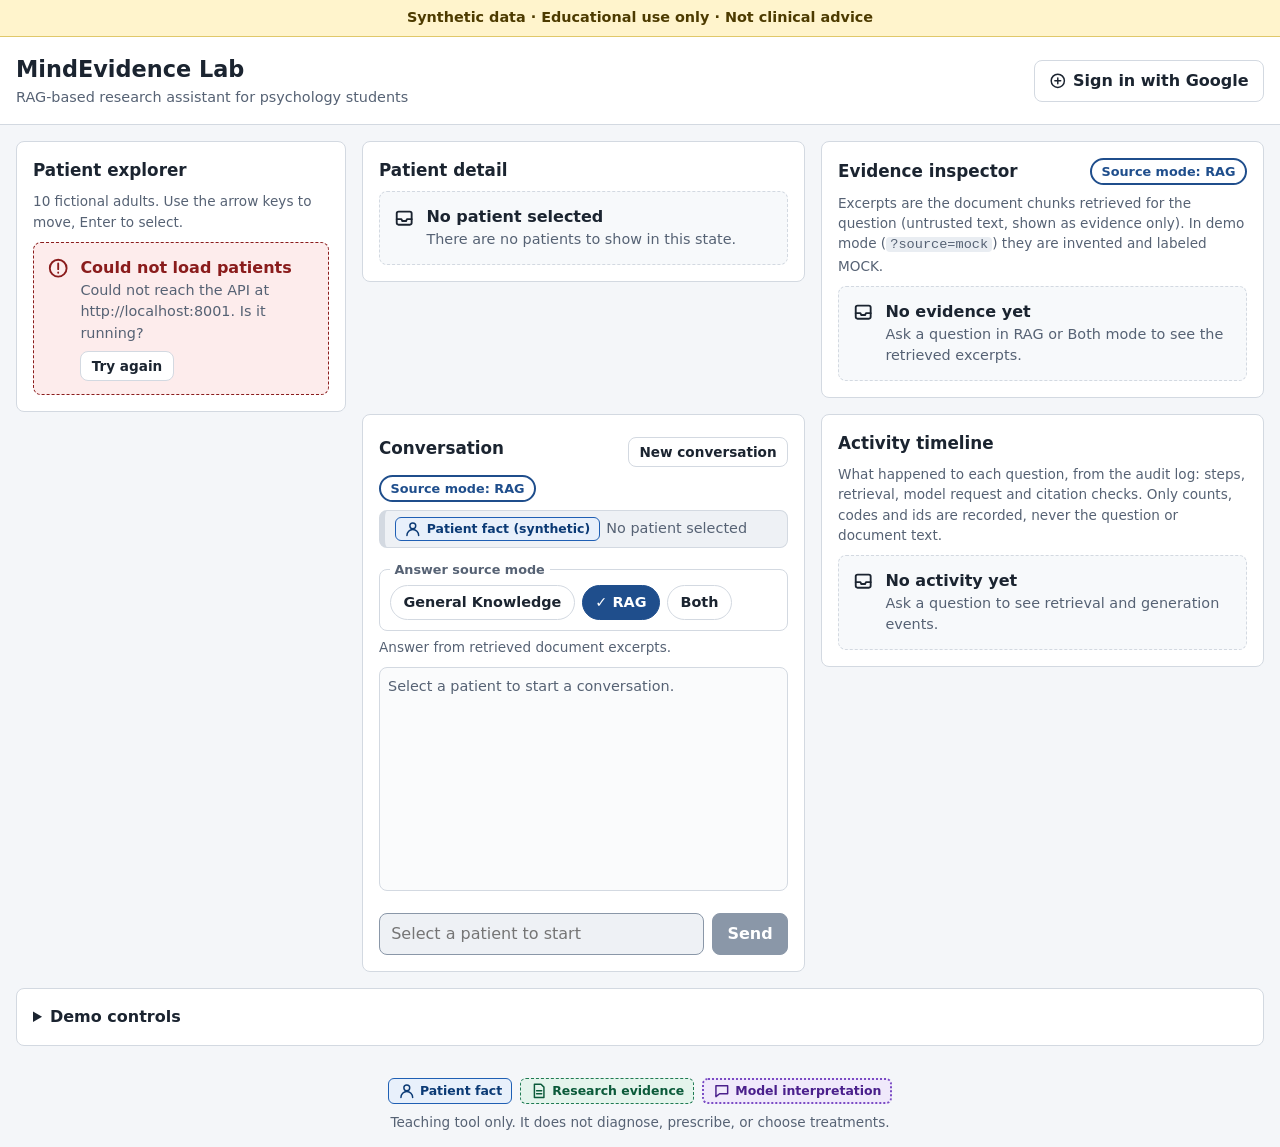
<file: Addiction/frontend/index.html>
<!doctype html>
<html lang="en">
<head>
  <meta charset="utf-8">
  <meta name="viewport" content="width=device-width, initial-scale=1">
  <title>MindEvidence Lab</title>
  <meta name="description" content="Educational research workspace for addiction-treatment studies. Synthetic data only.">
  <link rel="stylesheet" href="css/styles.css">
  <script type="module" src="js/main.js"></script>
</head>
<body>
  <a class="skip-link" href="#main">Skip to main content</a>

  <div class="banner" role="note">Synthetic data · Educational use only · Not clinical advice</div>

  <header class="app-header">
    <div class="brand">
      <h1>MindEvidence Lab</h1>
      <p>RAG-based research assistant for psychology students</p>
    </div>
    <div class="auth-area" id="auth-area">
      <p id="auth-user" class="auth-user" hidden></p>
      <!-- A plain link: sign-in must be a top-level page navigation to the API, not a fetch call. href is set in main.js. -->
      <a id="signin-button" class="btn btn-google" href="#" hidden>
        <svg class="icon" viewBox="0 0 24 24" aria-hidden="true" focusable="false"><circle cx="12" cy="12" r="9"/><path d="M12 8v8M8 12h8"/></svg>
        Sign in with Google
      </a>
      <a id="admin-link" class="btn" href="admin.html" hidden>Admin</a>
      <button type="button" id="signout-button" class="btn" hidden>Sign out</button>
    </div>
  </header>
  <p id="auth-message" class="auth-message" role="status" hidden></p>

  <main id="main" class="workspace">
    <section id="panel-patients" class="panel panel-patients" aria-labelledby="h-patients">
      <h2 id="h-patients">Patient explorer</h2>
      <p class="panel-hint">10 fictional adults. Use the arrow keys to move, Enter to select.</p>
      <div id="patients-body"></div>
    </section>

    <section id="panel-detail" class="panel panel-detail" aria-labelledby="h-detail" aria-live="polite">
      <h2 id="h-detail">Patient detail</h2>
      <div id="detail-body"></div>
    </section>

    <section id="panel-chat" class="panel panel-chat" aria-labelledby="h-chat">
      <div class="panel-head">
        <h2 id="h-chat">Conversation</h2>
        <button type="button" id="new-conversation" class="btn btn-small">New conversation</button>
        <span class="mode-pill" data-mode-pill></span>
      </div>
      <p id="chat-context" class="chat-context"></p>

      <fieldset class="mode-group">
        <legend>Answer source mode</legend>
        <label class="mode-option"><input type="radio" name="source-mode" value="gk"><span>General Knowledge</span></label>
        <label class="mode-option"><input type="radio" name="source-mode" value="rag" checked><span>RAG</span></label>
        <label class="mode-option"><input type="radio" name="source-mode" value="both"><span>Both</span></label>
      </fieldset>
      <p id="mode-description" class="panel-hint"></p>

      <div id="chat-log" class="chat-log" role="log" aria-live="polite" aria-relevant="additions" aria-label="Conversation messages" tabindex="0"></div>
      <p id="chat-status" class="chat-status" role="status"></p>

      <form id="chat-form" class="chat-form" autocomplete="off">
        <label for="chat-input" class="visually-hidden">Your question</label>
        <input id="chat-input" type="text" maxlength="1000" placeholder="Select a patient to start" disabled>
        <button id="chat-send" type="submit" class="btn btn-primary" disabled>Send</button>
      </form>
    </section>

    <section id="panel-evidence" class="panel panel-evidence" aria-labelledby="h-evidence">
      <div class="panel-head">
        <h2 id="h-evidence">Evidence inspector</h2>
        <span class="mode-pill" data-mode-pill></span>
      </div>
      <p class="panel-hint">Excerpts are the document chunks retrieved for the question (untrusted text, shown as evidence only). In demo mode (<code>?source=mock</code>) they are invented and labeled MOCK.</p>
      <div id="evidence-body"></div>
    </section>

    <section id="panel-timeline" class="panel panel-timeline" aria-labelledby="h-timeline">
      <div class="panel-head">
        <h2 id="h-timeline">Activity timeline</h2>
        <button type="button" id="timeline-refresh" class="btn btn-small" hidden>Refresh</button>
      </div>
      <p class="panel-hint">What happened to each question, from the audit log: steps, retrieval, model request and citation checks. Only counts, codes and ids are recorded, never the question or document text.</p>
      <div id="timeline-body"></div>
    </section>

    <aside class="panel panel-demo" aria-labelledby="h-demo">
      <details>
        <summary id="h-demo">Demo controls</summary>
        <div class="demo-row">
          <label for="demo-state">Show UI state</label>
          <select id="demo-state">
            <option value="ready">ready (normal)</option>
            <option value="loading">loading</option>
            <option value="empty">empty</option>
            <option value="error">error</option>
            <option value="no-evidence">no-evidence</option>
          </select>
          <button type="button" id="demo-reset" class="btn btn-small">Reset</button>
        </div>
        <p class="panel-hint">Also available as the URL parameter <code>?state=</code>.</p>
      </details>
    </aside>
  </main>

  <footer class="app-footer">
    <div class="legend" aria-label="Content type legend">
      <span class="badge prov-fact">Patient fact</span>
      <span class="badge prov-evidence">Research evidence</span>
      <span class="badge prov-interpretation">Model interpretation</span>
    </div>
    <p>Teaching tool only. It does not diagnose, prescribe, or choose treatments.</p>
  </footer>
</body>
</html>
</file>
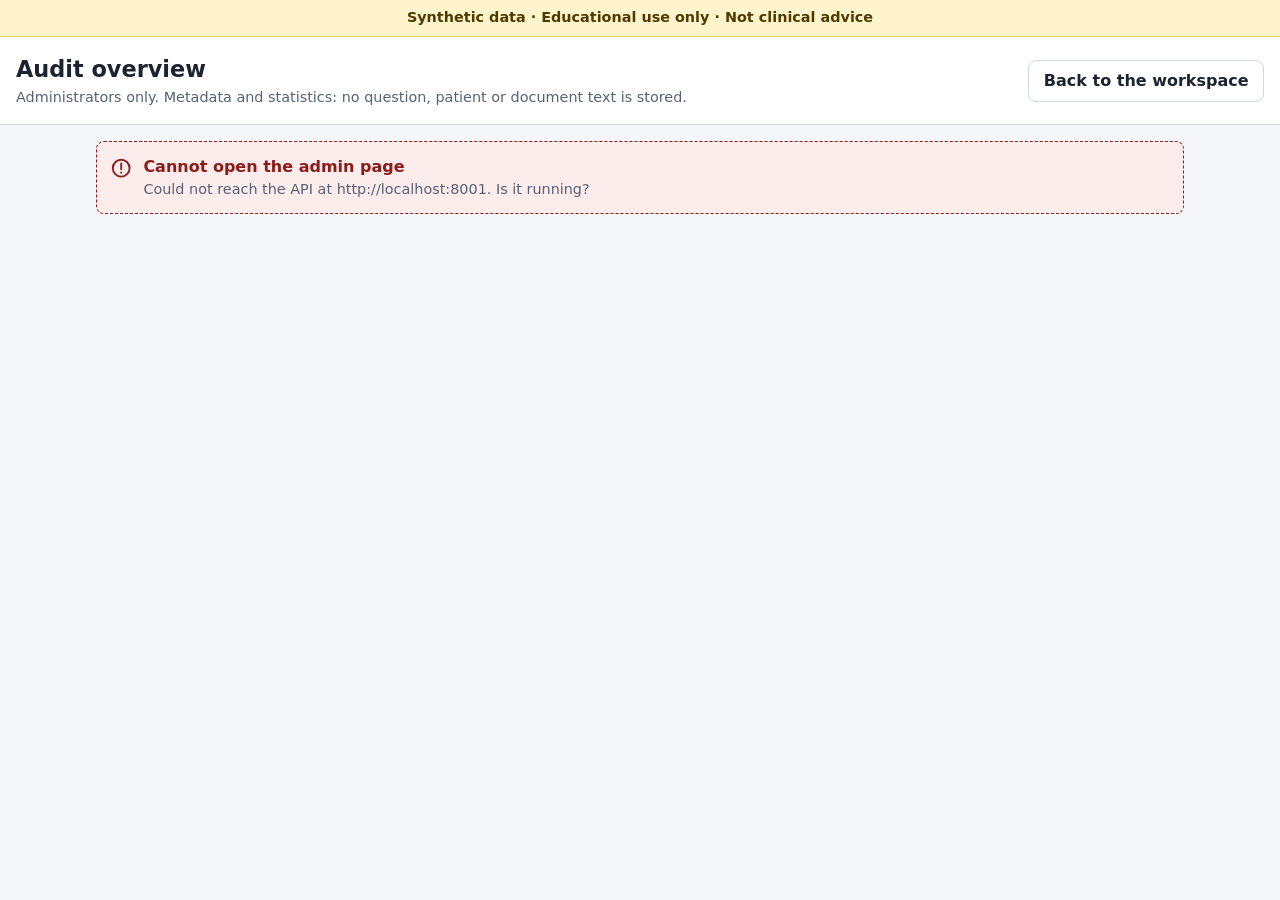
<file: Addiction/frontend/admin.html>
<!doctype html>
<html lang="en">
<head>
  <meta charset="utf-8">
  <meta name="viewport" content="width=device-width, initial-scale=1">
  <title>MindEvidence Lab · Admin</title>
  <meta name="description" content="Administrator view of the audit log: metadata and statistics only.">
  <link rel="stylesheet" href="css/styles.css">
  <script type="module" src="js/admin.js"></script>
</head>
<body>
  <a class="skip-link" href="#admin-main">Skip to main content</a>
  <div class="banner" role="note">Synthetic data · Educational use only · Not clinical advice</div>

  <header class="app-header">
    <div class="brand">
      <h1>Audit overview</h1>
      <p>Administrators only. Metadata and statistics: no question, patient or document text is stored.</p>
    </div>
    <div class="auth-area"><a class="btn" href="index.html">Back to the workspace</a></div>
  </header>

  <main id="admin-main" class="admin-page">
    <div id="admin-status" role="status"></div>

    <section id="admin-summary-section" aria-labelledby="h-summary" hidden>
      <div class="panel-head">
        <h2 id="h-summary">Summary</h2>
        <button type="button" id="admin-refresh" class="btn btn-small">Refresh</button>
      </div>
      <div class="admin-filters">
        <label>From (date)<input type="date" id="sum-from"></label>
        <label>To (date, inclusive)<input type="date" id="sum-to"></label>
        <button type="button" id="sum-apply" class="btn btn-small">Apply</button>
      </div>
      <div id="admin-cards" class="admin-cards"></div>
      <h3>Events per day</h3>
      <div id="admin-days" class="admin-table-wrap"></div>
    </section>

    <section id="admin-events-section" aria-labelledby="h-events" hidden>
      <h2 id="h-events">Events</h2>
      <form id="event-filters" class="admin-filters">
        <label>Event type<select id="f-type"><option value="">any</option></select></label>
        <label>Outcome
          <select id="f-outcome"><option value="">any</option><option>ok</option><option>error</option><option>denied</option><option>skipped</option></select>
        </label>
        <label>User id<input id="f-user" size="36" placeholder="uuid" autocomplete="off"></label>
        <label>From (date)<input type="date" id="f-from"></label>
        <label>To (date, inclusive)<input type="date" id="f-to"></label>
        <button type="submit" class="btn btn-small">Filter</button>
      </form>
      <div id="admin-events" class="admin-table-wrap"></div>
      <div class="admin-pager">
        <button type="button" id="page-prev" class="btn btn-small">Previous</button>
        <span id="page-info"></span>
        <button type="button" id="page-next" class="btn btn-small">Next</button>
      </div>
    </section>
  </main>
</body>
</html>
</file>
<file: Addiction/frontend/css/styles.css>
/* MindEvidence Lab: restrained research-workspace styles. */

:root {
  --bg: #f4f6f9;
  --surface: #ffffff;
  --text: #1b2430;
  --muted: #566274;
  --border: #d3d9e1;
  --accent: #1f4e8c;
  --accent-text: #ffffff;
  --focus: #b45309;
  --radius: 8px;

  --fact-bg: #e8f0fb;
  --fact-fg: #0b3a75;
  --fact-line: #1f5fb4;
  --evidence-bg: #e4f4ec;
  --evidence-fg: #0b5a3a;
  --evidence-line: #1e7a52;
  --interp-bg: #f0e9fb;
  --interp-fg: #4a1f8c;
  --interp-line: #7a4cc4;

  --warn-bg: #fff4cc;
  --warn-fg: #4d3b00;
  --error-bg: #fdecec;
  --error-fg: #8a1c1c;

  --font: system-ui, -apple-system, "Segoe UI", Roboto, "Helvetica Neue", Arial, sans-serif;
}

* { box-sizing: border-box; }

html { font-size: 100%; }

body {
  margin: 0;
  font-family: var(--font);
  line-height: 1.5;
  color: var(--text);
  background: var(--bg);
}

h1, h2, h3, h4, p { margin: 0; }
h1 { font-size: 1.4rem; }
h2 { font-size: 1.05rem; }
h3 { font-size: 1rem; }
h4 { font-size: 0.85rem; text-transform: uppercase; letter-spacing: 0.04em; color: var(--muted); margin-bottom: 0.25rem; }
code { background: #e9edf2; padding: 0 0.3em; border-radius: 4px; }

:focus-visible {
  outline: 3px solid var(--focus);
  outline-offset: 2px;
}

.visually-hidden {
  position: absolute !important;
  width: 1px; height: 1px;
  overflow: hidden;
  clip: rect(0 0 0 0);
  white-space: nowrap;
}

.skip-link {
  position: absolute;
  left: 0.5rem;
  top: -4rem;
  z-index: 100;
  padding: 0.5rem 0.9rem;
  background: var(--accent);
  color: var(--accent-text);
  border-radius: var(--radius);
}
.skip-link:focus { top: 0.5rem; }

/* Persistent banner */
.banner {
  position: sticky;
  top: 0;
  z-index: 50;
  padding: 0.45rem 1rem;
  text-align: center;
  font-weight: 600;
  font-size: 0.9rem;
  background: var(--warn-bg);
  color: var(--warn-fg);
  border-bottom: 1px solid #e0c86a;
}

.mock-source-label {
  position: sticky;
  top: 2.2rem;
  z-index: 49;
  margin: 0;
  padding: 0.35rem 1rem;
  text-align: center;
  font-weight: 700;
  font-size: 0.85rem;
  background: var(--error-bg);
  color: var(--error-fg);
  border-bottom: 2px solid var(--error-fg);
}

.app-header {
  display: flex;
  flex-wrap: wrap;
  align-items: center;
  justify-content: space-between;
  gap: 0.75rem;
  padding: 1rem;
  background: var(--surface);
  border-bottom: 1px solid var(--border);
}
.brand p { color: var(--muted); font-size: 0.9rem; }

.auth-area { display: flex; flex-wrap: wrap; align-items: center; gap: 0.6rem; }
.auth-user { font-weight: 600; }
.auth-message {
  margin: 0;
  padding: 0.5rem 1rem;
  text-align: center;
  font-weight: 600;
  background: var(--warn-bg);
  color: var(--warn-fg);
  border-bottom: 1px solid var(--border);
}
.btn[hidden], .auth-user[hidden], .auth-message[hidden] { display: none; }

/* Buttons */
.btn {
  display: inline-flex;
  align-items: center;
  gap: 0.4rem;
  padding: 0.5rem 0.9rem;
  font: inherit;
  font-weight: 600;
  color: var(--text);
  background: var(--surface);
  border: 1px solid var(--border);
  border-radius: var(--radius);
  cursor: pointer;
}
.btn:hover { background: #eef1f5; }
.btn-primary { background: var(--accent); color: var(--accent-text); border-color: var(--accent); }
.btn-primary:hover { background: #173b6b; }
.btn-primary:disabled { background: #8a97a8; border-color: #8a97a8; cursor: not-allowed; }
.btn-small { padding: 0.25rem 0.65rem; font-size: 0.85rem; margin-top: 0.4rem; }
a.btn { text-decoration: none; }

.icon { width: 1.1rem; height: 1.1rem; flex: none; fill: none; stroke: currentColor; stroke-width: 2; stroke-linecap: round; stroke-linejoin: round; }

/* Workspace grid */
.workspace {
  display: grid;
  gap: 1rem;
  padding: 1rem;
  max-width: 1600px;
  margin: 0 auto;
  grid-template-columns: minmax(0, 1fr);
  grid-template-areas: "patients" "detail" "chat" "evidence" "timeline" "demo";
}
.panel-patients { grid-area: patients; }
.panel-detail { grid-area: detail; }
.panel-chat { grid-area: chat; }
.panel-evidence { grid-area: evidence; }
.panel-timeline { grid-area: timeline; }
.panel-demo { grid-area: demo; }

@media (min-width: 760px) {
  .workspace {
    grid-template-columns: minmax(0, 1fr) minmax(0, 1fr);
    grid-template-areas: "patients detail" "chat evidence" "timeline demo";
  }
}
@media (min-width: 1180px) {
  .workspace {
    grid-template-columns: 330px minmax(0, 1fr) minmax(0, 1fr);
    grid-template-areas: "patients detail evidence" "patients chat timeline" "demo demo demo";
    align-items: start;
  }
}

.panel {
  background: var(--surface);
  border: 1px solid var(--border);
  border-radius: var(--radius);
  padding: 1rem;
  min-width: 0;
}
.panel > h2, .panel-head { margin-bottom: 0.5rem; }
.panel-head { display: flex; align-items: center; justify-content: space-between; gap: 0.5rem; flex-wrap: wrap; }
.panel-hint { color: var(--muted); font-size: 0.85rem; margin-bottom: 0.6rem; }

/* Chips, pills, badges */
.chip {
  display: inline-block;
  padding: 0.05rem 0.5rem;
  font-size: 0.75rem;
  font-weight: 600;
  border: 1px solid var(--border);
  border-radius: 999px;
  background: #eef1f5;
  color: #2d3a4b;
}
.chip-mock { background: #fff4cc; color: var(--warn-fg); border-color: #e0c86a; }
.chip-warn { background: #fff4cc; color: var(--warn-fg); border-color: #b58900; font-weight: 700; }

.mode-pill {
  display: inline-block;
  padding: 0.1rem 0.6rem;
  font-size: 0.8rem;
  font-weight: 700;
  border-radius: 999px;
  border: 2px solid var(--accent);
  color: var(--accent);
  background: #fff;
}

.badge {
  display: inline-flex;
  align-items: center;
  gap: 0.3rem;
  padding: 0.1rem 0.55rem;
  font-size: 0.78rem;
  font-weight: 700;
  border-radius: 6px;
  border: 1px solid transparent;
}
.badge.prov-fact { background: var(--fact-bg); color: var(--fact-fg); border-color: var(--fact-line); }
.badge.prov-evidence { background: var(--evidence-bg); color: var(--evidence-fg); border-color: var(--evidence-line); border-style: dashed; }
.badge.prov-interpretation { background: var(--interp-bg); color: var(--interp-fg); border-color: var(--interp-line); border-style: dotted; border-width: 2px; }

/* Boxes with different color, border style and label per content type */
.prov-box { padding: 0.8rem; border-radius: var(--radius); border: 1px solid; border-left-width: 6px; }
.prov-fact-box { background: var(--fact-bg); border-color: var(--fact-line); border-left-style: solid; }
.prov-evidence-box { background: var(--evidence-bg); border-color: var(--evidence-line); border-left-style: dashed; }
.prov-interpretation-box { background: var(--interp-bg); border-color: var(--interp-line); border-left-style: dotted; }
.prov-fact-box, .prov-evidence-box, .prov-interpretation-box { color: var(--text); }

/* Patient list */
.patient-list { list-style: none; margin: 0; padding: 0; display: grid; gap: 0.5rem; max-height: 75vh; overflow: auto; }
.patient-card {
  display: block;
  width: 100%;
  text-align: left;
  font: inherit;
  color: inherit;
  padding: 0.65rem 0.75rem;
  background: var(--surface);
  border: 1px solid var(--border);
  border-radius: var(--radius);
  cursor: pointer;
}
.patient-card:hover { background: #f1f4f8; }
.patient-card[aria-current="true"] { border-color: var(--fact-line); background: var(--fact-bg); box-shadow: inset 4px 0 0 var(--fact-line); }
.patient-top { display: flex; justify-content: space-between; align-items: center; gap: 0.5rem; }
.patient-id { font-weight: 700; }
.patient-meta { display: block; color: var(--muted); font-size: 0.8rem; margin: 0.1rem 0 0.3rem; }
.patient-line { display: block; font-size: 0.85rem; margin-top: 0.15rem; }

/* Detail */
.detail-header { display: flex; justify-content: space-between; align-items: center; gap: 0.5rem; flex-wrap: wrap; }
.detail-meta { color: var(--muted); font-size: 0.85rem; margin: 0.2rem 0 0.6rem; }
.detail-section { margin-top: 0.7rem; }
.detail-section ul { margin: 0; padding-left: 1.1rem; }

/* Chat */
.chat-context { display: flex; align-items: center; gap: 0.4rem; flex-wrap: wrap; padding: 0.4rem 0.6rem; border: 1px solid var(--fact-line); border-left-width: 6px; border-radius: var(--radius); margin-bottom: 0.7rem; font-size: 0.9rem; }
.chat-context.is-empty { background: #eef1f5; border-color: var(--border); color: var(--muted); }

.mode-group { border: 1px solid var(--border); border-radius: var(--radius); padding: 0.4rem 0.6rem 0.6rem; margin: 0 0 0.4rem; display: flex; gap: 0.4rem; flex-wrap: wrap; }
.mode-group legend { font-size: 0.8rem; font-weight: 700; padding: 0 0.3rem; color: var(--muted); }
.mode-option { position: relative; }
.mode-option input { position: absolute; opacity: 0; inset: 0; width: 100%; height: 100%; margin: 0; cursor: pointer; }
.mode-option span { display: inline-block; padding: 0.35rem 0.8rem; border: 1px solid var(--border); border-radius: 999px; font-weight: 600; font-size: 0.9rem; background: #fff; }
.mode-option input:checked + span { background: var(--accent); color: var(--accent-text); border-color: var(--accent); }
.mode-option input:checked + span::before { content: "\2713\00a0"; }
.mode-option input:focus-visible + span { outline: 3px solid var(--focus); outline-offset: 2px; }

.chat-log { min-height: 14rem; max-height: 26rem; overflow: auto; display: grid; gap: 0.6rem; align-content: start; padding: 0.5rem; border: 1px solid var(--border); border-radius: var(--radius); background: #fafbfc; }
.chat-empty { color: var(--muted); font-size: 0.9rem; }
.message { padding: 0.55rem 0.7rem; border-radius: var(--radius); border: 1px solid var(--border); background: #fff; }
.message-user { margin-left: 2rem; background: #eef1f5; }
.message-who { font-size: 0.75rem; font-weight: 700; color: var(--muted); margin-bottom: 0.15rem; }
.message-head { display: flex; align-items: center; gap: 0.4rem; flex-wrap: wrap; margin-bottom: 0.3rem; }
.message-assistant { border: 1px solid var(--interp-line); border-left-width: 6px; border-left-style: dotted; background: var(--interp-bg); }
.message-placeholder { border: 1px dashed var(--border); border-left-width: 6px; background: #f7f9fb; }
.message-answer { border: 1px solid var(--border); border-left-width: 6px; background: #fff; display: grid; gap: 0.5rem; }
.answer-section { padding: 0.45rem 0.6rem; border-radius: var(--radius); border: 1px solid var(--border); }
.answer-section.kind-patient_fact { background: var(--fact-bg); border-color: var(--fact-line); border-left-width: 5px; }
.answer-section.kind-research_finding { background: var(--evidence-bg); border: 1px dashed var(--evidence-line); border-left-width: 5px; }
.answer-section.kind-interpretation { background: var(--interp-bg); border: 1px dotted var(--interp-line); border-left-width: 5px; }
.answer-section.kind-general_knowledge { background: #f1f1f1; border: 1px solid #8a8a8a; border-left: 5px double #6b6b6b; }
.answer-section.kind-withheld { background: var(--error-bg); border-color: var(--error-fg); color: var(--error-fg); }
.prov-general, .prov-withheld { display: inline-flex; padding: 0.1rem 0.5rem; border-radius: 999px; font-size: 0.78rem; font-weight: 700; border: 1px solid #6b6b6b; background: #fff; }
.prov-withheld { border-color: var(--error-fg); color: var(--error-fg); }
.notice-escalation { padding: 0.6rem 0.8rem; background: var(--error-bg); color: var(--error-fg); border: 2px solid var(--error-fg); border-radius: var(--radius); font-weight: 600; }
.answer-block { padding: 0.45rem 0.6rem; border-radius: var(--radius); border: 1px dashed var(--border); background: #fafbfc; }
.answer-block.block-unsupported { border-color: #b58900; background: var(--warn-bg); color: var(--warn-fg); }
.answer-block.block-conflict { border-color: #8a4b9e; background: #f6eefb; }
.answer-block-title { font-weight: 700; margin: 0 0 0.2rem; }
.answer-block ul { margin: 0; padding-left: 1.2rem; }
.answer-limitations { margin: 0; font-size: 0.9rem; }
.answer-notes { font-size: 0.85rem; }
.citation-chip.unverified { border-style: solid; border-color: #b58900; background: var(--warn-bg); color: var(--warn-fg); }
.evidence-group-title { font-size: 0.85rem; margin: 0.6rem 0 0.3rem; color: var(--muted); }
.excerpt:focus { outline: 3px solid var(--accent); outline-offset: 2px; }
.excerpt mark { background: #ffe58a; color: inherit; padding: 0 0.1rem; }
.message-error { background: var(--error-bg); color: var(--error-fg); border-color: var(--error-fg); }
.message-text { overflow-wrap: anywhere; }
.citation-row { margin-top: 0.4rem; display: flex; gap: 0.35rem; flex-wrap: wrap; align-items: center; font-size: 0.85rem; }
.citation-chip { font: inherit; font-size: 0.8rem; font-weight: 700; padding: 0.1rem 0.5rem; border-radius: 6px; cursor: pointer; background: var(--evidence-bg); color: var(--evidence-fg); border: 1px dashed var(--evidence-line); }
.citation-chip:hover { background: #cfeadb; }
.chat-status { min-height: 1.4rem; font-size: 0.85rem; color: var(--muted); }
.chat-form { display: flex; gap: 0.5rem; }
.chat-form input { flex: 1; min-width: 0; font: inherit; padding: 0.5rem 0.7rem; border: 1px solid #8a97a8; border-radius: var(--radius); background: #fff; color: var(--text); }
.chat-form input:disabled { background: #eef1f5; }

/* Evidence */
.chunk-list { list-style: none; margin: 0 0 0.8rem; padding: 0; display: grid; gap: 0.5rem; }
.chunk-card { display: block; width: 100%; text-align: left; font: inherit; color: inherit; padding: 0.55rem 0.7rem; background: var(--evidence-bg); border: 1px dashed var(--evidence-line); border-radius: var(--radius); cursor: pointer; }
.chunk-card:hover { background: #d4ecdf; }
.chunk-card[aria-pressed="true"] { box-shadow: inset 5px 0 0 var(--evidence-line); }
.chunk-top { display: flex; align-items: center; gap: 0.4rem; flex-wrap: wrap; }
.citation-id { font-weight: 700; color: var(--evidence-fg); }
.chunk-score { margin-left: auto; font-size: 0.8rem; color: var(--muted); }
.chunk-doc { display: block; font-weight: 600; font-size: 0.9rem; margin-top: 0.2rem; }
.chunk-where { display: block; font-size: 0.8rem; color: var(--muted); }
.excerpt blockquote { margin: 0.5rem 0; padding: 0.4rem 0.7rem; background: #fff; border-left: 4px dashed var(--evidence-line); border-radius: 4px; }
.note { font-size: 0.8rem; color: var(--muted); }

/* Timeline */
.timeline { list-style: none; margin: 0; padding: 0; display: grid; gap: 0.4rem; max-height: 22rem; overflow: auto; }
.timeline-item { display: flex; gap: 0.5rem; padding: 0.35rem 0.5rem; border-left: 3px solid var(--border); background: #fafbfc; border-radius: 4px; }
.timeline-retrieval { border-left-color: var(--evidence-line); }
.timeline-generation { border-left-color: var(--interp-line); }
.timeline-status-skipped { opacity: 0.65; border-left-style: dashed; background: transparent; }
.timeline-status-ended { border-left-color: var(--warn-fg); }
.timeline-status-error { border-left-color: var(--error-fg); }
.timeline-chip { margin-left: 0.4rem; padding: 0 0.4rem; border: 1px solid var(--border); border-radius: 999px; font-size: 0.7rem; text-transform: uppercase; color: var(--muted); }
.timeline-icon { color: var(--muted); }
.timeline-body { display: block; font-size: 0.88rem; }
.timeline-meta { display: block; font-size: 0.75rem; color: var(--muted); }

/* Audit timeline (Batch 09) */
.audit-groups { list-style: none; margin: 0.5rem 0 0; padding: 0; display: grid; gap: 0.5rem; max-height: 32rem; overflow: auto; }
.audit-group { border: 1px solid var(--border); border-radius: var(--radius); background: var(--surface); padding: 0.3rem 0.5rem; }
.audit-group > summary { cursor: pointer; display: flex; flex-wrap: wrap; align-items: baseline; gap: 0.2rem; }
.audit-outcome { font-size: 0.75rem; font-weight: 700; text-transform: uppercase; padding: 0 0.45rem; border-radius: 999px; border: 1px solid var(--border); background: #eef1f5; }
.audit-outcome-answered, .audit-outcome-ok { background: var(--evidence-bg); color: var(--evidence-fg); border-color: var(--evidence-line); }
.audit-outcome-no_evidence, .audit-outcome-unsupported, .audit-outcome-crisis, .audit-outcome-running, .audit-outcome-interrupted, .audit-outcome-replayed { background: var(--warn-bg); color: var(--warn-fg); border-color: #e0c86a; }
.audit-outcome-error, .audit-outcome-denied { background: var(--error-bg); color: var(--error-fg); border-color: var(--error-fg); }
.audit-title { font-weight: 600; }
.audit-total, .timeline-latency { color: var(--muted); font-size: 0.85rem; }
.audit-group .timeline-meta { flex-basis: 100%; }
.audit-diagnosis, .audit-running { margin: 0.4rem 0; padding: 0.4rem 0.6rem; border-radius: 6px; background: var(--error-bg); color: var(--error-fg); font-size: 0.88rem; }
.audit-running { background: var(--warn-bg); color: var(--warn-fg); }
.audit-events { margin-top: 0.4rem; max-height: none; }
.timeline-chunks { display: block; font-size: 0.75rem; color: var(--muted); overflow-wrap: anywhere; }
.timeline-chip.chip-ok { color: var(--evidence-fg); border-color: var(--evidence-line); background: var(--evidence-bg); text-transform: none; }
.timeline-chip.chip-warn { color: var(--warn-fg); border-color: #e0c86a; background: var(--warn-bg); text-transform: none; }
.config-box { margin-bottom: 0.5rem; border: 1px solid var(--interp-line); background: var(--interp-bg); border-radius: var(--radius); padding: 0.3rem 0.6rem; }
.config-box summary { cursor: pointer; font-weight: 600; color: var(--interp-fg); }
.config-list { display: grid; grid-template-columns: max-content 1fr; gap: 0.1rem 0.8rem; margin: 0.4rem 0; font-size: 0.85rem; }
.config-list dt { color: var(--muted); }
.config-list dd { margin: 0; overflow-wrap: anywhere; }
.feedback-row { display: flex; flex-wrap: wrap; align-items: center; gap: 0.4rem; margin-top: 0.5rem; font-size: 0.85rem; }
.feedback-row .btn-small { margin-top: 0; }
.feedback-row select { font: inherit; padding: 0.2rem 0.4rem; border: 1px solid #8a97a8; border-radius: var(--radius); background: #fff; }
.feedback-status { color: var(--muted); }

/* Administrator page */
.admin-page { max-width: 70rem; margin: 0 auto; padding: 1rem; display: grid; gap: 1rem; }
.admin-cards { display: grid; grid-template-columns: repeat(auto-fit, minmax(10rem, 1fr)); gap: 0.6rem; }
.admin-card { background: var(--surface); border: 1px solid var(--border); border-radius: var(--radius); padding: 0.6rem 0.8rem; }
.admin-card .value { font-size: 1.4rem; font-weight: 700; }
.admin-card .label { font-size: 0.8rem; color: var(--muted); }
.admin-filters { display: flex; flex-wrap: wrap; gap: 0.5rem; align-items: end; }
.admin-filters label { display: grid; font-size: 0.8rem; color: var(--muted); }
.admin-filters select, .admin-filters input { font: inherit; padding: 0.3rem 0.5rem; border: 1px solid #8a97a8; border-radius: var(--radius); background: #fff; color: var(--text); }
.admin-table-wrap { overflow: auto; }
.admin-table { border-collapse: collapse; width: 100%; font-size: 0.85rem; }
.admin-table th, .admin-table td { text-align: left; padding: 0.3rem 0.5rem; border-bottom: 1px solid var(--border); vertical-align: top; }
.admin-table td.meta { max-width: 26rem; overflow-wrap: anywhere; font-family: ui-monospace, monospace; font-size: 0.78rem; }
.admin-pager { display: flex; gap: 0.5rem; align-items: center; }

/* States */
.state { display: flex; gap: 0.7rem; align-items: flex-start; padding: 0.8rem; border-radius: var(--radius); border: 1px dashed var(--border); background: #f7f9fb; color: var(--text); }
.state .icon { width: 1.4rem; height: 1.4rem; margin-top: 0.1rem; }
.state-title { font-weight: 700; }
.state-message { color: var(--muted); font-size: 0.9rem; }
.state-error { background: var(--error-bg); border-color: var(--error-fg); }
.state-error .state-title, .state-error .icon { color: var(--error-fg); }
.state-no-evidence { background: var(--warn-bg); border-color: #e0c86a; }
.state-no-evidence .state-title { color: var(--warn-fg); }
.state-loading .icon { animation: spin 1s linear infinite; }
@keyframes spin { to { transform: rotate(360deg); } }

/* Demo and footer */
.panel-demo summary { cursor: pointer; font-weight: 700; }
.demo-row { display: flex; align-items: center; gap: 0.6rem; flex-wrap: wrap; margin: 0.6rem 0 0.3rem; }
.demo-row select { font: inherit; padding: 0.35rem 0.5rem; border: 1px solid #8a97a8; border-radius: var(--radius); background: #fff; }
.demo-row .btn-small { margin-top: 0; }

.app-footer { padding: 1rem; color: var(--muted); font-size: 0.85rem; text-align: center; display: grid; gap: 0.5rem; justify-items: center; }
.legend { display: flex; gap: 0.5rem; flex-wrap: wrap; justify-content: center; }

@media (prefers-reduced-motion: reduce) {
  *, *::before, *::after { animation: none !important; transition: none !important; scroll-behavior: auto !important; }
}
</file>
